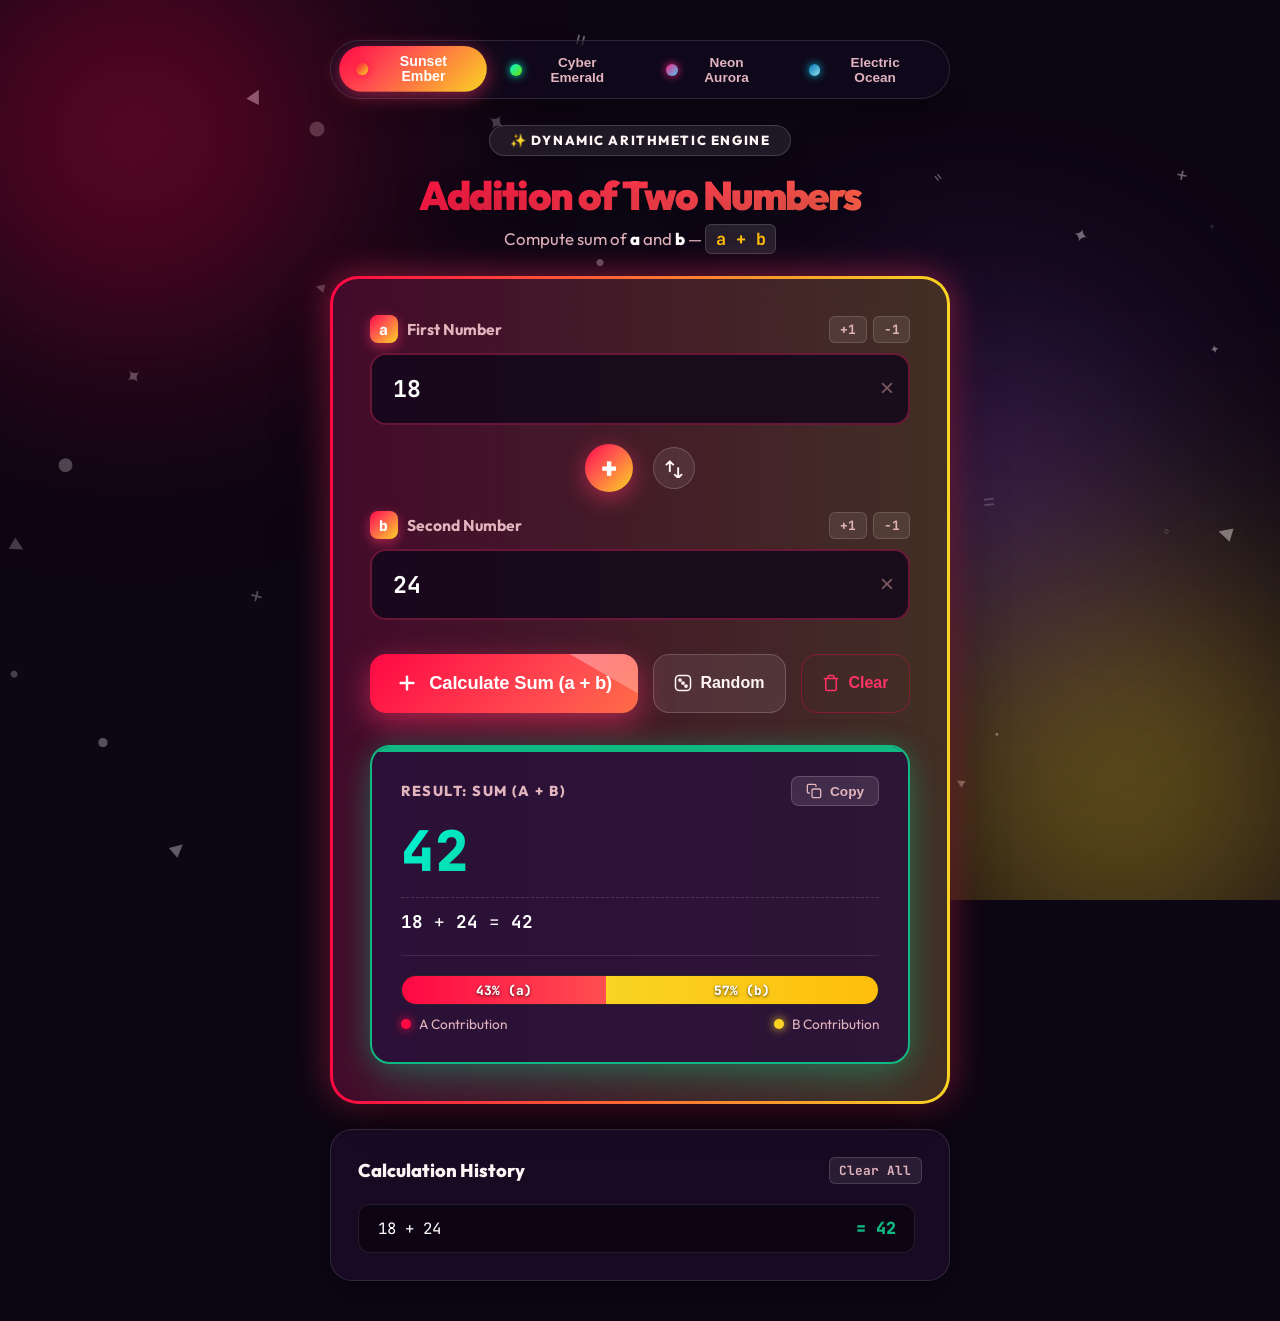
<file: copyofMonday/index.html>
<!DOCTYPE html>
<html lang="en" data-theme="sunset">
<head>
    <meta charset="UTF-8">
    <meta name="viewport" content="width=device-width, initial-scale=1.0">
    <title>Sum Calculator | A + B Addition (Animated & Dynamic Themes)</title>
    <meta name="description" content="Vibrant animated addition calculator with real-time themes, particle effects, and interactive animations.">
    <!-- Google Fonts -->
    <link rel="preconnect" href="https://fonts.googleapis.com">
    <link rel="preconnect" href="https://fonts.gstatic.com" crossorigin>
    <link href="https://fonts.googleapis.com/css2?family=Outfit:wght@400;500;600;700;800;900&family=JetBrains+Mono:wght@400;500;600;700;800&display=swap" rel="stylesheet">
    <link rel="stylesheet" href="style.css?v=3">

    <style>
        /* ==========================================================================
           Direct Inlined CSS to bypass any browser cache immediately!
           ========================================================================== */
        *, *::before, *::after {
            box-sizing: border-box;
            margin: 0;
            padding: 0;
        }

        /* --- THEME 1: SUNSET EMBER (Default - Bold Red/Orange/Gold Gradient) --- */
        :root, [data-theme="sunset"] {
            --bg-color: #0d0614;
            --bg-card: rgba(26, 12, 38, 0.82);
            --bg-elevated: rgba(40, 18, 58, 0.88);
            --gradient-accent: linear-gradient(135deg, #ff0844 0%, #ff4e50 35%, #f9d423 100%);
            --gradient-border: linear-gradient(90deg, #ff0844, #f9d423, #ff4e50, #ff0844);
            --primary-color: #ff3366;
            --primary-glow: rgba(255, 51, 102, 0.55);
            --accent-gold: #ffbe0b;
            --accent-cyan: #00f5d4;
            --accent-success: #10b981;
            --text-main: #fff5f5;
            --text-sub: #e2b4bd;
            --text-dim: #9c7178;
            --input-bg: rgba(18, 8, 28, 0.85);
            --input-border: rgba(255, 51, 102, 0.35);
            --input-focus: #ff3366;
            --orb-1: radial-gradient(circle, #ff0844 0%, rgba(255, 8, 68, 0) 70%);
            --orb-2: radial-gradient(circle, #f9d423 0%, rgba(249, 212, 35, 0) 70%);
            --orb-3: radial-gradient(circle, #9d4edd 0%, rgba(157, 78, 221, 0) 70%);
        }

        /* --- THEME 2: CYBER MATRIX EMERALD (Vibrant Green & Mint) --- */
        [data-theme="emerald"] {
            --bg-color: #03140e;
            --bg-card: rgba(6, 32, 22, 0.82);
            --bg-elevated: rgba(10, 48, 34, 0.88);
            --gradient-accent: linear-gradient(135deg, #00f5d4 0%, #10b981 50%, #70e000 100%);
            --gradient-border: linear-gradient(90deg, #00f5d4, #70e000, #10b981, #00f5d4);
            --primary-color: #00f5d4;
            --primary-glow: rgba(0, 245, 212, 0.55);
            --accent-gold: #70e000;
            --accent-cyan: #00b4d8;
            --accent-success: #00f5d4;
            --text-main: #f0fdf4;
            --text-sub: #86efac;
            --text-dim: #4ade80;
            --input-bg: rgba(4, 22, 16, 0.85);
            --input-border: rgba(0, 245, 212, 0.35);
            --input-focus: #00f5d4;
            --orb-1: radial-gradient(circle, #10b981 0%, rgba(16, 185, 129, 0) 70%);
            --orb-2: radial-gradient(circle, #00f5d4 0%, rgba(0, 245, 212, 0) 70%);
            --orb-3: radial-gradient(circle, #70e000 0%, rgba(112, 224, 0, 0) 70%);
        }

        /* --- THEME 3: NEON AURORA (Hot Pink, Purple & Cyan) --- */
        [data-theme="aurora"] {
            --bg-color: #090616;
            --bg-card: rgba(22, 14, 46, 0.82);
            --bg-elevated: rgba(34, 20, 70, 0.88);
            --gradient-accent: linear-gradient(135deg, #f72585 0%, #7209b7 50%, #4cc9f0 100%);
            --gradient-border: linear-gradient(90deg, #f72585, #4cc9f0, #7209b7, #f72585);
            --primary-color: #f72585;
            --primary-glow: rgba(247, 37, 133, 0.55);
            --accent-gold: #fee440;
            --accent-cyan: #4cc9f0;
            --accent-success: #06d6a0;
            --text-main: #ffffff;
            --text-sub: #d8b4e2;
            --text-dim: #9b72aa;
            --input-bg: rgba(14, 8, 32, 0.85);
            --input-border: rgba(247, 37, 133, 0.35);
            --input-focus: #f72585;
            --orb-1: radial-gradient(circle, #f72585 0%, rgba(247, 37, 133, 0) 70%);
            --orb-2: radial-gradient(circle, #7209b7 0%, rgba(114, 9, 183, 0) 70%);
            --orb-3: radial-gradient(circle, #4cc9f0 0%, rgba(76, 201, 240, 0) 70%);
        }

        /* --- THEME 4: ELECTRIC OCEAN (Deep Cobalt & Sky Blue) --- */
        [data-theme="ocean"] {
            --bg-color: #030b1e;
            --bg-card: rgba(8, 24, 56, 0.82);
            --bg-elevated: rgba(14, 38, 86, 0.88);
            --gradient-accent: linear-gradient(135deg, #0077b6 0%, #00b4d8 50%, #90e0ef 100%);
            --gradient-border: linear-gradient(90deg, #0077b6, #90e0ef, #00b4d8, #0077b6);
            --primary-color: #00b4d8;
            --primary-glow: rgba(0, 180, 216, 0.55);
            --accent-gold: #ffd166;
            --accent-cyan: #90e0ef;
            --accent-success: #06d6a0;
            --text-main: #f0f9ff;
            --text-sub: #bae6fd;
            --text-dim: #60a5fa;
            --input-bg: rgba(4, 16, 42, 0.85);
            --input-border: rgba(0, 180, 216, 0.35);
            --input-focus: #00b4d8;
            --orb-1: radial-gradient(circle, #0077b6 0%, rgba(0, 119, 182, 0) 70%);
            --orb-2: radial-gradient(circle, #00b4d8 0%, rgba(0, 180, 216, 0) 70%);
            --orb-3: radial-gradient(circle, #48cae4 0%, rgba(72, 202, 228, 0) 70%);
        }

        body {
            min-height: 100vh;
            background-color: var(--bg-color);
            color: var(--text-main);
            font-family: 'Outfit', sans-serif;
            display: flex;
            justify-content: center;
            align-items: center;
            padding: 2.5rem 1rem;
            position: relative;
            overflow-x: hidden;
            transition: background-color 0.5s ease;
        }

        #particleCanvas {
            position: fixed;
            top: 0;
            left: 0;
            width: 100vw;
            height: 100vh;
            pointer-events: none;
            z-index: 0;
        }

        /* Ambient Glow Spheres */
        .background-glow {
            position: fixed;
            top: 0;
            left: 0;
            width: 100vw;
            height: 100vh;
            pointer-events: none;
            z-index: 0;
            overflow: hidden;
        }

        .glow-orb {
            position: absolute;
            border-radius: 50%;
            filter: blur(120px);
            opacity: 0.6;
            animation: orbFloat 16s ease-in-out infinite alternate;
            transition: background 0.8s ease;
        }

        .orb-1 { width: 550px; height: 550px; background: var(--orb-1); top: -140px; left: -140px; }
        .orb-2 { width: 600px; height: 600px; background: var(--orb-2); bottom: -180px; right: -140px; animation-delay: -5s; }
        .orb-3 { width: 420px; height: 420px; background: var(--orb-3); top: 30%; left: 60%; animation-delay: -10s; }

        @keyframes orbFloat {
            0% { transform: translate(0, 0) scale(1) rotate(0deg); }
            50% { transform: translate(70px, 50px) scale(1.15) rotate(90deg); }
            100% { transform: translate(-50px, 80px) scale(0.92) rotate(180deg); }
        }

        .calculator-container {
            width: 100%;
            max-width: 620px;
            position: relative;
            z-index: 2;
            display: flex;
            flex-direction: column;
            gap: 1.6rem;
            animation: containerEntrance 0.8s cubic-bezier(0.16, 1, 0.3, 1) forwards;
        }

        @keyframes containerEntrance {
            from { opacity: 0; transform: translateY(30px) scale(0.97); }
            to { opacity: 1; transform: translateY(0) scale(1); }
        }

        /* Theme Selector Bar */
        .theme-selector-bar {
            display: flex;
            justify-content: center;
            align-items: center;
            gap: 0.6rem;
            background: rgba(18, 10, 30, 0.7);
            backdrop-filter: blur(16px);
            -webkit-backdrop-filter: blur(16px);
            border: 1.5px solid rgba(255, 255, 255, 0.12);
            border-radius: 999px;
            padding: 0.4rem 0.7rem;
            margin: 0 auto;
            width: fit-content;
            box-shadow: 0 10px 25px -5px rgba(0, 0, 0, 0.5);
        }

        .theme-btn {
            border: none;
            background: transparent;
            color: var(--text-sub);
            font-size: 0.85rem;
            font-weight: 700;
            padding: 0.45rem 1rem;
            border-radius: 999px;
            cursor: pointer;
            display: flex;
            align-items: center;
            gap: 0.5rem;
            transition: all 0.25s cubic-bezier(0.4, 0, 0.2, 1);
        }

        .theme-color-dot {
            width: 12px;
            height: 12px;
            border-radius: 50%;
            display: inline-block;
            box-shadow: 0 0 8px currentColor;
        }

        .dot-sunset { background: linear-gradient(135deg, #ff0844, #f9d423); color: #ff0844; }
        .dot-emerald { background: linear-gradient(135deg, #00f5d4, #70e000); color: #00f5d4; }
        .dot-aurora { background: linear-gradient(135deg, #f72585, #4cc9f0); color: #f72585; }
        .dot-ocean { background: linear-gradient(135deg, #0077b6, #90e0ef); color: #00b4d8; }

        .theme-btn:hover {
            color: #fff;
            transform: translateY(-2px);
        }

        .theme-btn.active {
            background: var(--gradient-accent);
            color: #ffffff;
            box-shadow: 0 4px 18px var(--primary-glow);
            transform: scale(1.04);
        }

        /* Header */
        .calculator-header {
            text-align: center;
        }

        .badge {
            display: inline-flex;
            align-items: center;
            gap: 0.4rem;
            padding: 0.4rem 1.25rem;
            font-size: 0.82rem;
            font-weight: 800;
            letter-spacing: 0.12em;
            text-transform: uppercase;
            background: rgba(255, 255, 255, 0.08);
            border: 1.5px solid rgba(255, 255, 255, 0.16);
            color: var(--text-main);
            border-radius: 999px;
            margin-bottom: 0.9rem;
            box-shadow: 0 4px 15px rgba(0, 0, 0, 0.3);
            animation: pulseBadge 3s infinite ease-in-out;
        }

        @keyframes pulseBadge {
            0%, 100% { border-color: rgba(255, 255, 255, 0.2); box-shadow: 0 0 10px transparent; }
            50% { border-color: var(--primary-color); box-shadow: 0 0 20px var(--primary-glow); }
        }

        .title {
            font-size: 2.5rem;
            font-weight: 900;
            letter-spacing: -0.04em;
            background: var(--gradient-accent);
            background-size: 200% auto;
            -webkit-background-clip: text;
            -webkit-text-fill-color: transparent;
            margin-bottom: 0.5rem;
            animation: textShine 5s linear infinite alternate;
        }

        @keyframes textShine {
            0% { background-position: 0% 50%; }
            100% { background-position: 100% 50%; }
        }

        .subtitle {
            color: var(--text-sub);
            font-size: 1.05rem;
        }

        .subtitle .highlight {
            color: #ffffff;
            font-weight: 800;
        }

        .subtitle .formula {
            font-family: 'JetBrains Mono', monospace;
            color: var(--accent-gold);
            background: rgba(255, 255, 255, 0.1);
            padding: 0.2rem 0.6rem;
            border-radius: 6px;
            border: 1px solid rgba(255, 255, 255, 0.15);
            font-weight: 700;
        }

        /* Animated Glowing Border Card */
        .card-wrapper-animated {
            position: relative;
            border-radius: 28px;
            padding: 3px;
            background: var(--gradient-border);
            background-size: 300% 300%;
            animation: flowRainbowBorder 6s ease infinite;
            box-shadow: 0 25px 60px -10px rgba(0, 0, 0, 0.7), 0 0 35px var(--primary-glow);
        }

        @keyframes flowRainbowBorder {
            0% { background-position: 0% 50%; }
            50% { background-position: 100% 50%; }
            100% { background-position: 0% 50%; }
        }

        .card {
            background: var(--bg-card);
            backdrop-filter: blur(28px);
            -webkit-backdrop-filter: blur(28px);
            border-radius: 25px;
            padding: 2.3rem;
            position: relative;
            overflow: hidden;
        }

        /* Inputs Grid */
        .inputs-grid {
            display: flex;
            flex-direction: column;
            gap: 1.4rem;
        }

        .input-group {
            display: flex;
            flex-direction: column;
            gap: 0.6rem;
        }

        .input-label-row {
            display: flex;
            justify-content: space-between;
            align-items: center;
        }

        .input-label {
            font-size: 0.98rem;
            font-weight: 700;
            color: var(--text-sub);
            display: flex;
            align-items: center;
            gap: 0.6rem;
        }

        .var-badge {
            display: inline-flex;
            align-items: center;
            justify-content: center;
            width: 28px;
            height: 28px;
            border-radius: 8px;
            background: var(--gradient-accent);
            font-family: 'JetBrains Mono', monospace;
            font-weight: 900;
            font-size: 0.92rem;
            color: #ffffff;
            box-shadow: 0 4px 12px var(--primary-glow);
            animation: bounceVar 3s ease-in-out infinite alternate;
        }

        .var-badge-b {
            animation-delay: -1.5s;
        }

        @keyframes bounceVar {
            0% { transform: translateY(0); }
            100% { transform: translateY(-4px); }
        }

        .quick-actions {
            display: flex;
            gap: 0.4rem;
        }

        .btn-micro {
            background: rgba(255, 255, 255, 0.08);
            border: 1px solid rgba(255, 255, 255, 0.15);
            color: var(--text-sub);
            font-size: 0.8rem;
            padding: 0.25rem 0.6rem;
            border-radius: 6px;
            cursor: pointer;
            font-family: 'JetBrains Mono', monospace;
            font-weight: 700;
            transition: all 0.2s cubic-bezier(0.4, 0, 0.2, 1);
        }

        .btn-micro:hover {
            background: var(--primary-color);
            color: #000;
            border-color: var(--primary-color);
            transform: scale(1.12);
        }

        /* Inputs */
        .input-wrapper {
            position: relative;
            display: flex;
            align-items: center;
        }

        .input-wrapper input {
            width: 100%;
            padding: 1.15rem 3rem 1.15rem 1.35rem;
            background: var(--input-bg);
            border: 2px solid var(--input-border);
            border-radius: 16px;
            color: #ffffff;
            font-size: 1.45rem;
            font-family: 'JetBrains Mono', monospace;
            font-weight: 700;
            outline: none;
            transition: all 0.3s cubic-bezier(0.16, 1, 0.3, 1);
        }

        .input-wrapper input::placeholder {
            color: rgba(255, 255, 255, 0.25);
            font-size: 1.05rem;
            font-family: 'Outfit', sans-serif;
            font-weight: 400;
        }

        .input-wrapper input:focus {
            border-color: var(--input-focus);
            background: rgba(12, 6, 20, 0.95);
            box-shadow: 0 0 0 4px var(--primary-glow), 0 0 30px var(--primary-glow);
            transform: translateY(-2px);
        }

        .btn-clear-input {
            position: absolute;
            right: 1rem;
            background: none;
            border: none;
            color: var(--text-dim);
            font-size: 1.55rem;
            line-height: 1;
            cursor: pointer;
            opacity: 0;
            pointer-events: none;
            transition: all 0.2s ease;
        }

        .input-wrapper input:not(:placeholder-shown) + .btn-clear-input {
            opacity: 0.75;
            pointer-events: auto;
        }

        .btn-clear-input:hover {
            color: #ff0844;
            opacity: 1;
            transform: scale(1.25) rotate(90deg);
        }

        /* Divider */
        .operator-divider {
            display: flex;
            align-items: center;
            justify-content: center;
            gap: 1.3rem;
            position: relative;
            margin: -0.2rem 0;
        }

        .operator-symbol {
            width: 48px;
            height: 48px;
            display: flex;
            align-items: center;
            justify-content: center;
            border-radius: 50%;
            background: var(--gradient-accent);
            color: #ffffff;
            font-size: 1.75rem;
            font-weight: 900;
            box-shadow: 0 6px 22px var(--primary-glow);
            cursor: pointer;
            transition: all 0.35s cubic-bezier(0.175, 0.885, 0.32, 1.275);
            animation: pulseOperatorGlow 3s infinite ease-in-out;
        }

        @keyframes pulseOperatorGlow {
            0%, 100% { transform: scale(1); box-shadow: 0 4px 18px var(--primary-glow); }
            50% { transform: scale(1.12); box-shadow: 0 8px 30px var(--primary-glow); }
        }

        .operator-symbol:hover {
            transform: scale(1.2) rotate(90deg);
        }

        .btn-swap {
            background: rgba(255, 255, 255, 0.08);
            border: 1.5px solid rgba(255, 255, 255, 0.18);
            color: var(--text-main);
            width: 42px;
            height: 42px;
            border-radius: 50%;
            display: flex;
            align-items: center;
            justify-content: center;
            cursor: pointer;
            transition: all 0.35s cubic-bezier(0.34, 1.56, 0.64, 1);
        }

        .btn-swap:hover {
            background: var(--gradient-accent);
            color: #fff;
            transform: scale(1.18) rotate(180deg);
            box-shadow: 0 6px 20px var(--primary-glow);
        }

        /* Controls */
        .controls-row {
            display: flex;
            gap: 0.9rem;
            margin-top: 0.7rem;
        }

        .btn-primary {
            flex: 1.4;
            display: flex;
            align-items: center;
            justify-content: center;
            gap: 0.7rem;
            padding: 1.15rem 1.6rem;
            background: var(--gradient-accent);
            background-size: 200% 200%;
            border: none;
            border-radius: 16px;
            color: #ffffff;
            font-size: 1.15rem;
            font-weight: 800;
            letter-spacing: -0.01em;
            cursor: pointer;
            box-shadow: 0 10px 30px var(--primary-glow);
            transition: all 0.35s cubic-bezier(0.16, 1, 0.3, 1);
            position: relative;
            overflow: hidden;
        }

        .btn-primary::after {
            content: '';
            position: absolute;
            top: -50%;
            left: -50%;
            width: 200%;
            height: 200%;
            background: linear-gradient(60deg, transparent, rgba(255, 255, 255, 0.35), transparent);
            transform: rotate(30deg) translateY(-100%);
            transition: transform 0.6s ease;
        }

        .btn-primary:hover::after {
            transform: rotate(30deg) translateY(100%);
        }

        .btn-primary:hover {
            transform: translateY(-3px) scale(1.02);
            box-shadow: 0 16px 40px var(--primary-glow);
            filter: brightness(1.12);
        }

        .btn-primary:active {
            transform: translateY(0) scale(0.98);
        }

        .btn-secondary, .btn-ghost {
            display: flex;
            align-items: center;
            justify-content: center;
            gap: 0.5rem;
            padding: 1.15rem 1.3rem;
            border-radius: 16px;
            font-size: 1rem;
            font-weight: 700;
            cursor: pointer;
            transition: all 0.25s cubic-bezier(0.4, 0, 0.2, 1);
        }

        .btn-secondary {
            background: rgba(255, 255, 255, 0.08);
            border: 1.5px solid rgba(255, 255, 255, 0.18);
            color: var(--text-main);
        }

        .btn-secondary:hover {
            background: rgba(255, 255, 255, 0.16);
            border-color: #fff;
            transform: translateY(-2px);
            box-shadow: 0 8px 20px rgba(0, 0, 0, 0.4);
        }

        .btn-ghost {
            background: transparent;
            border: 1.5px solid rgba(255, 8, 68, 0.35);
            color: #ff3366;
        }

        .btn-ghost:hover {
            background: rgba(255, 8, 68, 0.18);
            border-color: #ff3366;
            transform: translateY(-2px);
            box-shadow: 0 8px 20px rgba(255, 8, 68, 0.3);
        }

        /* Result Section */
        .result-section {
            margin-top: 2rem;
        }

        .result-box {
            background: var(--bg-elevated);
            border: 2px solid rgba(255, 255, 255, 0.12);
            border-radius: 20px;
            padding: 1.8rem;
            position: relative;
            box-shadow: 0 15px 35px -5px rgba(0, 0, 0, 0.6);
            transition: all 0.4s cubic-bezier(0.16, 1, 0.3, 1);
            overflow: hidden;
        }

        .result-box::before {
            content: '';
            position: absolute;
            top: 0;
            left: 0;
            width: 100%;
            height: 5px;
            background: var(--gradient-accent);
            opacity: 0.7;
        }

        .result-box.has-result {
            border-color: var(--accent-success);
            box-shadow: 0 18px 45px -5px rgba(16, 185, 129, 0.35), 0 0 25px rgba(16, 185, 129, 0.25);
        }

        .result-box.has-result::before {
            background: var(--accent-success);
            opacity: 1;
        }

        .result-header {
            display: flex;
            justify-content: space-between;
            align-items: center;
            margin-bottom: 0.9rem;
        }

        .result-label {
            font-size: 0.9rem;
            font-weight: 800;
            text-transform: uppercase;
            letter-spacing: 0.1em;
            color: var(--text-sub);
        }

        .btn-copy {
            display: flex;
            align-items: center;
            gap: 0.5rem;
            background: rgba(255, 255, 255, 0.1);
            border: 1px solid rgba(255, 255, 255, 0.18);
            color: var(--text-sub);
            padding: 0.4rem 0.9rem;
            border-radius: 8px;
            font-size: 0.85rem;
            font-weight: 700;
            cursor: pointer;
            transition: all 0.2s ease;
        }

        .btn-copy:hover {
            background: var(--gradient-accent);
            border-color: transparent;
            color: #fff;
            transform: scale(1.06);
        }

        .result-value-row {
            margin-bottom: 0.9rem;
        }

        .result-value {
            font-size: 3.5rem;
            font-weight: 900;
            font-family: 'JetBrains Mono', monospace;
            background: var(--gradient-accent);
            -webkit-background-clip: text;
            -webkit-text-fill-color: transparent;
            line-height: 1.1;
            word-break: break-all;
            display: block;
            transition: transform 0.25s cubic-bezier(0.175, 0.885, 0.32, 1.275);
        }

        .result-box.has-result .result-value {
            background: linear-gradient(135deg, #00f5d4 0%, #10b981 50%, #f9d423 100%);
            -webkit-background-clip: text;
            -webkit-text-fill-color: transparent;
        }

        .result-value.pulse-animation {
            animation: bounceBlast 0.5s cubic-bezier(0.175, 0.885, 0.32, 1.275);
        }

        @keyframes bounceBlast {
            0% { transform: scale(0.8); opacity: 0.4; }
            50% { transform: scale(1.15); }
            100% { transform: scale(1); opacity: 1; }
        }

        .formula-breakdown {
            font-family: 'JetBrains Mono', monospace;
            font-size: 1.1rem;
            color: var(--text-dim);
            padding-top: 0.75rem;
            border-top: 1px dashed rgba(255, 255, 255, 0.15);
        }

        .formula-breakdown.highlighted {
            color: #ffffff;
        }

        /* Visualizer */
        .visualizer-container {
            margin-top: 1.4rem;
            padding-top: 1.2rem;
            border-top: 1px solid rgba(255, 255, 255, 0.1);
        }

        .visualizer-bar {
            height: 30px;
            width: 100%;
            background: rgba(0, 0, 0, 0.7);
            border-radius: 999px;
            overflow: hidden;
            display: flex;
            box-shadow: inset 0 2px 6px rgba(0, 0, 0, 0.6);
            border: 1px solid rgba(255, 255, 255, 0.12);
        }

        .bar-segment {
            height: 100%;
            display: flex;
            align-items: center;
            justify-content: center;
            transition: width 0.6s cubic-bezier(0.34, 1.56, 0.64, 1);
            position: relative;
            overflow: hidden;
        }

        .bar-a { background: linear-gradient(90deg, #ff0844, #ff4e50); }
        .bar-b { background: linear-gradient(90deg, #f9d423, #ffbe0b); }

        .bar-text {
            font-size: 0.8rem;
            font-family: 'JetBrains Mono', monospace;
            font-weight: 800;
            color: #ffffff;
            white-space: nowrap;
            padding: 0 0.5rem;
            text-shadow: 0 1px 3px rgba(0, 0, 0, 0.7);
        }

        .visualizer-legend {
            display: flex;
            justify-content: space-between;
            margin-top: 0.6rem;
            font-size: 0.85rem;
            color: var(--text-sub);
        }

        .legend-item {
            display: flex;
            align-items: center;
            gap: 0.5rem;
        }

        .legend-dot {
            width: 10px;
            height: 10px;
            border-radius: 50%;
        }

        .dot-a { background: #ff0844; box-shadow: 0 0 10px #ff0844; }
        .dot-b { background: #f9d423; box-shadow: 0 0 10px #f9d423; }

        /* History Card */
        .history-card {
            background: var(--bg-card);
            backdrop-filter: blur(24px);
            -webkit-backdrop-filter: blur(24px);
            border: 1.5px solid rgba(255, 255, 255, 0.12);
            border-radius: 22px;
            padding: 1.7rem;
            box-shadow: 0 15px 35px -10px rgba(0, 0, 0, 0.6);
        }

        .history-header {
            display: flex;
            justify-content: space-between;
            align-items: center;
            margin-bottom: 1.2rem;
        }

        .history-header h2 {
            font-size: 1.15rem;
            font-weight: 800;
            color: var(--text-main);
        }

        .history-list {
            list-style: none;
            display: flex;
            flex-direction: column;
            gap: 0.7rem;
            max-height: 220px;
            overflow-y: auto;
            padding-right: 0.4rem;
        }

        .history-list::-webkit-scrollbar {
            width: 6px;
        }

        .history-list::-webkit-scrollbar-thumb {
            background: rgba(255, 255, 255, 0.2);
            border-radius: 10px;
        }

        .history-item {
            display: flex;
            justify-content: space-between;
            align-items: center;
            padding: 0.8rem 1.15rem;
            background: rgba(0, 0, 0, 0.4);
            border: 1px solid rgba(255, 255, 255, 0.09);
            border-radius: 12px;
            cursor: pointer;
            transition: all 0.25s cubic-bezier(0.4, 0, 0.2, 1);
        }

        .history-item:hover {
            background: rgba(255, 255, 255, 0.1);
            border-color: var(--primary-color);
            transform: translateX(6px);
            box-shadow: 0 4px 15px var(--primary-glow);
        }

        .history-expr {
            font-family: 'JetBrains Mono', monospace;
            font-size: 0.98rem;
            color: #ffffff;
        }

        .history-result {
            font-family: 'JetBrains Mono', monospace;
            font-size: 1.05rem;
            font-weight: 800;
            color: var(--accent-success);
        }

        .history-empty {
            text-align: center;
            color: var(--text-dim);
            font-size: 0.95rem;
            padding: 1.7rem 0;
        }

        /* Toast */
        .toast {
            position: fixed;
            bottom: 2.5rem;
            left: 50%;
            transform: translateX(-50%) translateY(120px);
            background: var(--gradient-accent);
            color: #ffffff;
            padding: 0.8rem 1.8rem;
            border-radius: 999px;
            font-size: 0.95rem;
            font-weight: 800;
            box-shadow: 0 12px 35px var(--primary-glow);
            opacity: 0;
            transition: all 0.35s cubic-bezier(0.16, 1, 0.3, 1);
            z-index: 1000;
            pointer-events: none;
        }

        .toast.show {
            transform: translateX(-50%) translateY(0);
            opacity: 1;
        }

        @media (max-width: 540px) {
            body { padding: 1.5rem 0.8rem; }
            .card { padding: 1.5rem; }
            .title { font-size: 2rem; }
            .theme-selector-bar { flex-wrap: wrap; }
            .controls-row { flex-wrap: wrap; }
            .btn-primary { width: 100%; order: 1; }
            .btn-secondary { flex: 1; order: 2; }
            .btn-ghost { flex: 1; order: 3; }
            .result-value { font-size: 2.6rem; }
        }
    </style>
</head>
<body>
    <!-- Interactive Background Particle Canvas -->
    <canvas id="particleCanvas"></canvas>

    <!-- Animated Ambient Lighting Orbs -->
    <div class="background-glow">
        <div class="glow-orb orb-1"></div>
        <div class="glow-orb orb-2"></div>
        <div class="glow-orb orb-3"></div>
    </div>

    <main class="calculator-container">
        <!-- Interactive Theme Selector Bar -->
        <nav class="theme-selector-bar" aria-label="Color Theme Selection">
            <button type="button" class="theme-btn active" data-set-theme="sunset">
                <span class="theme-color-dot dot-sunset"></span> Sunset Ember
            </button>
            <button type="button" class="theme-btn" data-set-theme="emerald">
                <span class="theme-color-dot dot-emerald"></span> Cyber Emerald
            </button>
            <button type="button" class="theme-btn" data-set-theme="aurora">
                <span class="theme-color-dot dot-aurora"></span> Neon Aurora
            </button>
            <button type="button" class="theme-btn" data-set-theme="ocean">
                <span class="theme-color-dot dot-ocean"></span> Electric Ocean
            </button>
        </nav>

        <header class="calculator-header">
            <div class="badge">✨ Dynamic Arithmetic Engine</div>
            <h1 class="title">Addition of Two Numbers</h1>
            <p class="subtitle">Compute sum of <span class="highlight">a</span> and <span class="highlight">b</span> &mdash; <span class="formula">a + b</span></p>
        </header>

        <!-- Animated Rainbow / Gradient Border Container -->
        <div class="card-wrapper-animated">
            <section class="card calculator-card">
                <form id="additionForm" class="inputs-grid" onsubmit="event.preventDefault();">
                    <!-- Input A -->
                    <div class="input-group" id="groupA">
                        <div class="input-label-row">
                            <label for="numA" class="input-label">
                                <span class="var-badge">a</span> First Number
                            </label>
                            <span class="quick-actions">
                                <button type="button" class="btn-micro" onclick="adjustValue('numA', 1)" title="Add 1">+1</button>
                                <button type="button" class="btn-micro" onclick="adjustValue('numA', -1)" title="Subtract 1">-1</button>
                            </span>
                        </div>
                        <div class="input-wrapper">
                            <input 
                                type="number" 
                                id="numA" 
                                name="numA" 
                                placeholder="Enter number a (e.g. 15)" 
                                step="any"
                                required
                                autocomplete="off"
                            >
                            <button type="button" class="btn-clear-input" onclick="clearSingleInput('numA')" aria-label="Clear a">&times;</button>
                        </div>
                    </div>

                    <!-- Operator Badge & Swap Button -->
                    <div class="operator-divider">
                        <span class="operator-symbol" id="operatorBtn" title="Click to calculate">+</span >
                        <button type="button" class="btn-swap" id="btnSwap" title="Swap values of A and B" aria-label="Swap A and B">
                            <svg width="20" height="20" viewBox="0 0 24 24" fill="none" stroke="currentColor" stroke-width="2.3" stroke-linecap="round" stroke-linejoin="round">
                                <path d="M7 16V4m0 0L3 8m4-4l4 4m6 4v12m0 0l4-4m-4 4l-4-4"/>
                            </svg>
                        </button>
                    </div>

                    <!-- Input B -->
                    <div class="input-group" id="groupB">
                        <div class="input-label-row">
                            <label for="numB" class="input-label">
                                <span class="var-badge var-badge-b">b</span> Second Number
                            </label>
                            <span class="quick-actions">
                                <button type="button" class="btn-micro" onclick="adjustValue('numB', 1)" title="Add 1">+1</button>
                                <button type="button" class="btn-micro" onclick="adjustValue('numB', -1)" title="Subtract 1">-1</button>
                            </span>
                        </div>
                        <div class="input-wrapper">
                            <input 
                                type="number" 
                                id="numB" 
                                name="numB" 
                                placeholder="Enter number b (e.g. 25)" 
                                step="any"
                                required
                                autocomplete="off"
                            >
                            <button type="button" class="btn-clear-input" onclick="clearSingleInput('numB')" aria-label="Clear b">&times;</button>
                        </div>
                    </div>

                    <!-- Action Controls -->
                    <div class="controls-row">
                        <button type="button" class="btn-primary" id="btnCalculate">
                            <svg width="22" height="22" viewBox="0 0 24 24" fill="none" stroke="currentColor" stroke-width="2.6" stroke-linecap="round" stroke-linejoin="round">
                                <line x1="12" y1="5" x2="12" y2="19"></line>
                                <line x1="5" y1="12" x2="19" y2="12"></line>
                            </svg>
                            <span>Calculate Sum (a + b)</span>
                        </button>
                        <button type="button" class="btn-secondary" id="btnRandom" title="Generate Random Numbers">
                            <svg width="18" height="18" viewBox="0 0 24 24" fill="none" stroke="currentColor" stroke-width="2" stroke-linecap="round" stroke-linejoin="round">
                                <rect x="2" y="2" width="20" height="20" rx="5" ry="5"></rect>
                                <circle cx="8" cy="8" r="1.5" fill="currentColor"></circle>
                                <circle cx="16" cy="16" r="1.5" fill="currentColor"></circle>
                                <circle cx="12" cy="12" r="1.5" fill="currentColor"></circle>
                            </svg>
                            <span>Random</span>
                        </button>
                        <button type="button" class="btn-ghost" id="btnClear" title="Clear all inputs">
                            <svg width="18" height="18" viewBox="0 0 24 24" fill="none" stroke="currentColor" stroke-width="2" stroke-linecap="round" stroke-linejoin="round">
                                <path d="M3 6h18m-2 0v14c0 1-1 2-2 2H7c-1 0-2-1-2-2V6m3 0V4c0-1 1-2 2-2h4c1 0 2 1 2 2v2"></path>
                            </svg>
                            <span>Clear</span>
                        </button>
                    </div>
                </form>

                <!-- Result Box -->
                <div class="result-section" id="resultSection">
                    <div class="result-box" id="resultBox">
                        <div class="result-header">
                            <span class="result-label">Result: Sum (a + b)</span>
                            <button type="button" class="btn-copy" id="btnCopy" title="Copy result to clipboard">
                                <svg width="16" height="16" viewBox="0 0 24 24" fill="none" stroke="currentColor" stroke-width="2" stroke-linecap="round" stroke-linejoin="round">
                                    <rect x="9" y="9" width="13" height="13" rx="2" ry="2"></rect>
                                    <path d="M5 15H4a2 2 0 0 1-2-2V4a2 2 0 0 1 2-2h9a2 2 0 0 1 2 2v1"></path>
                                </svg>
                                <span id="copyText">Copy</span>
                            </button>
                        </div>
                        <div class="result-value-row">
                            <span class="result-value" id="resultValue">--</span>
                        </div>
                        <div class="formula-breakdown" id="formulaBreakdown">
                            <span id="formulaText">Enter values above and click Calculate</span>
                        </div>
                        
                        <!-- Proportion Visualizer -->
                        <div class="visualizer-container" id="visualizer" style="display: none;">
                            <div class="visualizer-bar">
                                <div class="bar-segment bar-a" id="barA" style="width: 50%;">
                                    <span class="bar-text" id="barAText">a</span>
                                </div>
                                <div class="bar-segment bar-b" id="barB" style="width: 50%;">
                                    <span class="bar-text" id="barBText">b</span>
                                </div>
                            </div>
                            <div class="visualizer-legend">
                                <span class="legend-item"><span class="legend-dot dot-a"></span> A Contribution</span>
                                <span class="legend-item"><span class="legend-dot dot-b"></span> B Contribution</span>
                            </div>
                        </div>
                    </div>
                </div>

                <!-- Toast notification -->
                <div class="toast" id="toast">Copied to clipboard!</div>
            </section>
        </div>

        <!-- Calculation History -->
        <section class="history-card" id="historyCard">
            <div class="history-header">
                <h2>Calculation History</h2>
                <button type="button" class="btn-micro" id="btnClearHistory">Clear All</button>
            </div>
            <ul class="history-list" id="historyList">
                <li class="history-empty">No calculations yet. Enter numbers above!</li>
            </ul>
        </section>
    </main>

    <script src="script.js?v=3"></script>
    <script>
        // Inline self-contained execution logic to guarantee instant response
        document.addEventListener('DOMContentLoaded', () => {
            const numAInput = document.getElementById('numA');
            const numBInput = document.getElementById('numB');
            const btnCalculate = document.getElementById('btnCalculate');
            const btnRandom = document.getElementById('btnRandom');
            const btnClear = document.getElementById('btnClear');
            const btnSwap = document.getElementById('btnSwap');
            const btnCopy = document.getElementById('btnCopy');
            const btnClearHistory = document.getElementById('btnClearHistory');
            const operatorBtn = document.getElementById('operatorBtn');
            const resultBox = document.getElementById('resultBox');
            const resultValue = document.getElementById('resultValue');
            const formulaText = document.getElementById('formulaText');
            const formulaBreakdown = document.getElementById('formulaBreakdown');
            const visualizer = document.getElementById('visualizer');
            const barA = document.getElementById('barA');
            const barB = document.getElementById('barB');
            const barAText = document.getElementById('barAText');
            const barBText = document.getElementById('barBText');
            const historyList = document.getElementById('historyList');
            const toast = document.getElementById('toast');
            const themeButtons = document.querySelectorAll('.theme-btn');

            let history = [];
            let currentAnimFrame = null;

            // 1. Theme Switcher
            function applyTheme(theme) {
                document.documentElement.setAttribute('data-theme', theme);
                localStorage.setItem('sumCalcTheme', theme);
                themeButtons.forEach(btn => {
                    if (btn.getAttribute('data-set-theme') === theme) {
                        btn.classList.add('active');
                    } else {
                        btn.classList.remove('active');
                    }
                });
            }

            themeButtons.forEach(btn => {
                btn.addEventListener('click', () => {
                    applyTheme(btn.getAttribute('data-set-theme'));
                });
            });

            const savedTheme = localStorage.getItem('sumCalcTheme') || 'sunset';
            applyTheme(savedTheme);

            // 2. Background Particle Canvas
            const canvas = document.getElementById('particleCanvas');
            if (canvas) {
                const ctx = canvas.getContext('2d');
                let width = canvas.width = window.innerWidth;
                let height = canvas.height = window.innerHeight;

                window.addEventListener('resize', () => {
                    width = canvas.width = window.innerWidth;
                    height = canvas.height = window.innerHeight;
                });

                const symbols = ['+', '=', '•', '✦', '▲', '●'];
                const particles = [];
                const count = Math.min(35, Math.floor(window.innerWidth / 35));

                for (let i = 0; i < count; i++) {
                    particles.push({
                        x: Math.random() * width,
                        y: Math.random() * height,
                        vx: (Math.random() - 0.5) * 0.5,
                        vy: (Math.random() - 0.5) * 0.5,
                        size: Math.random() * 14 + 10,
                        symbol: symbols[Math.floor(Math.random() * symbols.length)],
                        opacity: Math.random() * 0.35 + 0.1,
                        rot: Math.random() * Math.PI * 2,
                        vrot: (Math.random() - 0.5) * 0.02
                    });
                }

                function draw() {
                    ctx.clearRect(0, 0, width, height);
                    particles.forEach(p => {
                        p.x += p.vx;
                        p.y += p.vy;
                        p.rot += p.vrot;
                        if (p.x < -20) p.x = width + 20;
                        if (p.x > width + 20) p.x = -20;
                        if (p.y < -20) p.y = height + 20;
                        if (p.y > height + 20) p.y = -20;

                        ctx.save();
                        ctx.translate(p.x, p.y);
                        ctx.rotate(p.rot);
                        ctx.font = `${p.size}px 'JetBrains Mono', monospace`;
                        ctx.fillStyle = `rgba(255, 255, 255, ${p.opacity})`;
                        ctx.textAlign = 'center';
                        ctx.textBaseline = 'middle';
                        ctx.fillText(p.symbol, 0, 0);
                        ctx.restore();
                    });
                    requestAnimationFrame(draw);
                }
                draw();
            }

            // 3. Sparkle Confetti Burst
            function createBurst(originEl) {
                const rect = originEl.getBoundingClientRect();
                const cx = rect.left + rect.width / 2;
                const cy = rect.top + rect.height / 2;
                const colors = ['#ff0844', '#f9d423', '#00f5d4', '#f72585', '#70e000', '#ffbe0b'];

                for (let i = 0; i < 28; i++) {
                    const sp = document.createElement('div');
                    const color = colors[Math.floor(Math.random() * colors.length)];
                    const size = Math.floor(Math.random() * 8 + 6);
                    sp.style.position = 'fixed';
                    sp.style.left = `${cx}px`;
                    sp.style.top = `${cy}px`;
                    sp.style.width = `${size}px`;
                    sp.style.height = `${size}px`;
                    sp.style.borderRadius = Math.random() > 0.5 ? '50%' : '3px';
                    sp.style.backgroundColor = color;
                    sp.style.boxShadow = `0 0 12px ${color}`;
                    sp.style.pointerEvents = 'none';
                    sp.style.zIndex = '9999';
                    sp.style.transition = 'all 0.65s cubic-bezier(0.16, 1, 0.3, 1)';
                    document.body.appendChild(sp);

                    const angle = Math.random() * Math.PI * 2;
                    const dist = Math.random() * 120 + 40;
                    const dx = Math.cos(angle) * dist;
                    const dy = Math.sin(angle) * dist;

                    requestAnimationFrame(() => {
                        sp.style.transform = `translate(${dx}px, ${dy}px) scale(0)`;
                        sp.style.opacity = '0';
                    });
                    setTimeout(() => sp.remove(), 700);
                }
            }

            function formatNum(num) {
                if (!Number.isFinite(num)) return String(num);
                const fixed = parseFloat(num.toFixed(8));
                return fixed.toLocaleString('en-US', { maximumFractionDigits: 8 });
            }

            function animateNumber(target) {
                if (currentAnimFrame) cancelAnimationFrame(currentAnimFrame);
                if (!Number.isFinite(target) || Math.abs(target) > 10000000) {
                    resultValue.textContent = formatNum(target);
                    return;
                }
                const duration = 400;
                const start = 0;
                const startTime = performance.now();

                function step(now) {
                    const elapsed = now - startTime;
                    const prog = Math.min(elapsed / duration, 1);
                    const ease = 1 - Math.pow(1 - prog, 3);
                    resultValue.textContent = formatNum(start + (target - start) * ease);
                    if (prog < 1) currentAnimFrame = requestAnimationFrame(step);
                    else resultValue.textContent = formatNum(target);
                }
                currentAnimFrame = requestAnimationFrame(step);
            }

            function calculate() {
                const valA = numAInput.value.trim();
                const valB = numBInput.value.trim();

                if (valA === '' || valB === '') {
                    formulaText.textContent = 'Please enter both numbers (a and b)';
                    formulaBreakdown.classList.remove('highlighted');
                    resultBox.classList.remove('has-result');
                    resultValue.textContent = '--';
                    visualizer.style.display = 'none';
                    if (valA === '') numAInput.focus();
                    else numBInput.focus();
                    return;
                }

                const a = parseFloat(valA);
                const b = parseFloat(valB);
                if (isNaN(a) || isNaN(b)) {
                    formulaText.textContent = 'Invalid numbers entered.';
                    resultValue.textContent = 'Error';
                    return;
                }

                const sum = a + b;
                const formattedA = formatNum(a);
                const formattedB = formatNum(b);
                const formattedSum = formatNum(sum);

                animateNumber(sum);
                resultValue.classList.remove('pulse-animation');
                void resultValue.offsetWidth;
                resultValue.classList.add('pulse-animation');

                resultBox.classList.add('has-result');
                formulaText.innerHTML = `<strong>${formattedA}</strong> + <strong>${formattedB}</strong> = <strong>${formattedSum}</strong>`;
                formulaBreakdown.classList.add('highlighted');

                createBurst(resultValue);

                if (a > 0 && b > 0 && sum > 0) {
                    visualizer.style.display = 'block';
                    const pctA = Math.max(10, Math.min(90, (a / sum) * 100));
                    const pctB = 100 - pctA;
                    barA.style.width = `${pctA.toFixed(1)}%`;
                    barB.style.width = `${pctB.toFixed(1)}%`;
                    barAText.textContent = `${pctA.toFixed(0)}% (a)`;
                    barBText.textContent = `${pctB.toFixed(0)}% (b)`;
                } else {
                    visualizer.style.display = 'none';
                }

                // History
                if (history.length === 0 || history[0].a !== formattedA || history[0].b !== formattedB) {
                    history.unshift({ a: formattedA, b: formattedB, sum: formattedSum });
                    if (history.length > 8) history.pop();
                    renderHistory();
                }
            }

            function renderHistory() {
                if (history.length === 0) {
                    historyList.innerHTML = '<li class="history-empty">No calculations yet. Enter numbers above!</li>';
                    return;
                }
                historyList.innerHTML = history.map((it, idx) => `
                    <li class="history-item" data-idx="${idx}" title="Click to load into inputs">
                        <span class="history-expr">${it.a} + ${it.b}</span>
                        <span class="history-result">= ${it.sum}</span>
                    </li>
                `).join('');

                historyList.querySelectorAll('.history-item').forEach(el => {
                    el.addEventListener('click', () => {
                        const item = history[el.getAttribute('data-idx')];
                        if (item) {
                            numAInput.value = item.a.replace(/,/g, '');
                            numBInput.value = item.b.replace(/,/g, '');
                            calculate();
                        }
                    });
                });
            }

            btnSwap.addEventListener('click', () => {
                btnSwap.style.transform = 'scale(1.2) rotate(180deg)';
                setTimeout(() => { btnSwap.style.transform = ''; }, 300);
                const tmp = numAInput.value;
                numAInput.value = numBInput.value;
                numBInput.value = tmp;
                if (numAInput.value !== '' || numBInput.value !== '') calculate();
            });

            if (operatorBtn) {
                operatorBtn.addEventListener('click', () => {
                    operatorBtn.classList.remove('pulse-animation');
                    void operatorBtn.offsetWidth;
                    operatorBtn.classList.add('pulse-animation');
                    if (numAInput.value !== '' && numBInput.value !== '') calculate();
                });
            }

            btnRandom.addEventListener('click', () => {
                numAInput.value = Math.floor(Math.random() * 99) + 1;
                numBInput.value = Math.floor(Math.random() * 99) + 1;
                calculate();
            });

            btnClear.addEventListener('click', () => {
                numAInput.value = '';
                numBInput.value = '';
                resultValue.textContent = '--';
                resultBox.classList.remove('has-result');
                formulaText.textContent = 'Enter values above and click Calculate';
                formulaBreakdown.classList.remove('highlighted');
                visualizer.style.display = 'none';
                numAInput.focus();
            });

            btnCopy.addEventListener('click', () => {
                const text = resultValue.textContent.trim();
                if (text === '--' || text === 'Error') {
                    showToast('No result to copy yet!');
                    return;
                }
                navigator.clipboard.writeText(text).then(() => {
                    showToast('Result copied: ' + text);
                }).catch(() => {
                    showToast('Failed to copy');
                });
            });

            function showToast(msg) {
                toast.textContent = msg;
                toast.classList.add('show');
                setTimeout(() => toast.classList.remove('show'), 2200);
            }

            btnClearHistory.addEventListener('click', () => {
                history = [];
                renderHistory();
                showToast('History cleared');
            });

            numAInput.addEventListener('keydown', (e) => { if (e.key === 'Enter') calculate(); });
            numBInput.addEventListener('keydown', (e) => { if (e.key === 'Enter') calculate(); });
            btnCalculate.addEventListener('click', calculate);

            // Initial calculation
            numAInput.value = '18';
            numBInput.value = '24';
            calculate();
        });

        window.adjustValue = function(id, d) {
            const el = document.getElementById(id);
            if (!el) return;
            el.value = (parseFloat(el.value) || 0) + d;
            document.getElementById('btnCalculate').click();
        };

        window.clearSingleInput = function(id) {
            const el = document.getElementById(id);
            if (!el) return;
            el.value = '';
            el.focus();
        };
    </script>
</body>
</html>
</file>
<file: copyofMonday/style.css>
/* ==========================================================================
   Advanced Multi-Theme & Animated Stylesheet for Sum Calculator
   ========================================================================== */
*, *::before, *::after {
    box-sizing: border-box;
    margin: 0;
    padding: 0;
}

/* ==========================================================================
   Color Schemes & CSS Custom Properties
   ========================================================================== */
:root, [data-theme="aurora"] {
    --bg-main: #070914;
    --bg-surface: rgba(14, 18, 38, 0.78);
    --bg-surface-elevated: rgba(22, 28, 58, 0.85);
    
    --primary-grad: linear-gradient(135deg, #f43f5e 0%, #a855f7 50%, #06b6d4 100%);
    --card-border-grad: linear-gradient(90deg, #f43f5e, #a855f7, #06b6d4, #f43f5e);
    --primary: #a855f7;
    --primary-light: #c084fc;
    --accent-pink: #f43f5e;
    --accent-cyan: #06b6d4;
    --accent-success: #10b981;
    
    --text-main: #f8fafc;
    --text-muted: #94a3b8;
    --text-dim: #64748b;

    --input-bg: rgba(10, 14, 30, 0.75);
    --input-border: rgba(168, 85, 247, 0.25);
    --input-focus: #c084fc;
    --glow-color: rgba(168, 85, 247, 0.4);
    
    --orb-1: radial-gradient(circle, #f43f5e 0%, rgba(244, 63, 94, 0) 70%);
    --orb-2: radial-gradient(circle, #8b5cf6 0%, rgba(139, 92, 246, 0) 70%);
    --orb-3: radial-gradient(circle, #06b6d4 0%, rgba(6, 182, 212, 0) 70%);
}

[data-theme="sunset"] {
    --bg-main: #0f0a14;
    --bg-surface: rgba(28, 16, 36, 0.78);
    --bg-surface-elevated: rgba(42, 24, 54, 0.85);
    
    --primary-grad: linear-gradient(135deg, #ff416c 0%, #ff4b2b 40%, #f59e0b 100%);
    --card-border-grad: linear-gradient(90deg, #ff416c, #ff4b2b, #f59e0b, #ff416c);
    --primary: #ff4b2b;
    --primary-light: #fb7185;
    --accent-pink: #ff416c;
    --accent-cyan: #f59e0b;
    --accent-success: #10b981;
    
    --text-main: #fff5f5;
    --text-muted: #d4a373;
    --text-dim: #8c6a58;

    --input-bg: rgba(22, 12, 30, 0.75);
    --input-border: rgba(255, 75, 43, 0.3);
    --input-focus: #fb7185;
    --glow-color: rgba(255, 75, 43, 0.45);
    
    --orb-1: radial-gradient(circle, #ff416c 0%, rgba(255, 65, 108, 0) 70%);
    --orb-2: radial-gradient(circle, #ff4b2b 0%, rgba(255, 75, 43, 0) 70%);
    --orb-3: radial-gradient(circle, #f59e0b 0%, rgba(245, 158, 11, 0) 70%);
}

[data-theme="emerald"] {
    --bg-main: #040f0c;
    --bg-surface: rgba(8, 28, 22, 0.8);
    --bg-surface-elevated: rgba(12, 42, 33, 0.85);
    
    --primary-grad: linear-gradient(135deg, #10b981 0%, #06b6d4 50%, #84cc16 100%);
    --card-border-grad: linear-gradient(90deg, #10b981, #06b6d4, #84cc16, #10b981);
    --primary: #10b981;
    --primary-light: #34d399;
    --accent-pink: #84cc16;
    --accent-cyan: #06b6d4;
    --accent-success: #34d399;
    
    --text-main: #f0fdf4;
    --text-muted: #86efac;
    --text-dim: #4ade80;

    --input-bg: rgba(5, 20, 16, 0.75);
    --input-border: rgba(16, 185, 129, 0.3);
    --input-focus: #34d399;
    --glow-color: rgba(16, 185, 129, 0.4);
    
    --orb-1: radial-gradient(circle, #10b981 0%, rgba(16, 185, 129, 0) 70%);
    --orb-2: radial-gradient(circle, #06b6d4 0%, rgba(6, 182, 212, 0) 70%);
    --orb-3: radial-gradient(circle, #84cc16 0%, rgba(132, 204, 22, 0) 70%);
}

[data-theme="ocean"] {
    --bg-main: #030a17;
    --bg-surface: rgba(8, 24, 48, 0.8);
    --bg-surface-elevated: rgba(12, 36, 72, 0.85);
    
    --primary-grad: linear-gradient(135deg, #0284c7 0%, #38bdf8 50%, #6366f1 100%);
    --card-border-grad: linear-gradient(90deg, #0284c7, #38bdf8, #6366f1, #0284c7);
    --primary: #38bdf8;
    --primary-light: #7dd3fc;
    --accent-pink: #6366f1;
    --accent-cyan: #38bdf8;
    --accent-success: #10b981;
    
    --text-main: #f0f9ff;
    --text-muted: #93c5fd;
    --text-dim: #60a5fa;

    --input-bg: rgba(4, 16, 36, 0.75);
    --input-border: rgba(56, 189, 248, 0.3);
    --input-focus: #7dd3fc;
    --glow-color: rgba(56, 189, 248, 0.4);
    
    --orb-1: radial-gradient(circle, #0284c7 0%, rgba(2, 132, 199, 0) 70%);
    --orb-2: radial-gradient(circle, #38bdf8 0%, rgba(56, 189, 248, 0) 70%);
    --orb-3: radial-gradient(circle, #6366f1 0%, rgba(99, 102, 241, 0) 70%);
}

/* ==========================================================================
   Base Layout & Canvas
   ========================================================================== */
body {
    min-height: 100vh;
    background-color: var(--bg-main);
    color: var(--text-main);
    font-family: 'Outfit', -apple-system, BlinkMacSystemFont, sans-serif;
    display: flex;
    justify-content: center;
    align-items: center;
    padding: 2.5rem 1rem;
    position: relative;
    overflow-x: hidden;
    transition: background-color 0.6s ease;
}

#particleCanvas {
    position: fixed;
    top: 0;
    left: 0;
    width: 100vw;
    height: 100vh;
    pointer-events: none;
    z-index: 0;
}

/* Dynamic Ambient Glow Orbs */
.background-glow {
    position: fixed;
    top: 0;
    left: 0;
    width: 100vw;
    height: 100vh;
    pointer-events: none;
    z-index: 0;
    overflow: hidden;
}

.glow-orb {
    position: absolute;
    border-radius: 50%;
    filter: blur(110px);
    opacity: 0.5;
    animation: floatOrb 15s ease-in-out infinite alternate;
    transition: background 0.8s ease;
}

.orb-1 {
    width: 500px;
    height: 500px;
    background: var(--orb-1);
    top: -120px;
    left: -120px;
}

.orb-2 {
    width: 550px;
    height: 550px;
    background: var(--orb-2);
    bottom: -150px;
    right: -120px;
    animation-delay: -6s;
}

.orb-3 {
    width: 380px;
    height: 380px;
    background: var(--orb-3);
    top: 35%;
    left: 65%;
    animation-delay: -10s;
}

@keyframes floatOrb {
    0% { transform: translate(0, 0) scale(1) rotate(0deg); }
    50% { transform: translate(60px, 40px) scale(1.15) rotate(90deg); }
    100% { transform: translate(-40px, 70px) scale(0.9) rotate(180deg); }
}

/* Main Container */
.calculator-container {
    width: 100%;
    max-width: 620px;
    position: relative;
    z-index: 2;
    display: flex;
    flex-direction: column;
    gap: 1.5rem;
    animation: fadeInContainer 0.8s cubic-bezier(0.16, 1, 0.3, 1) forwards;
}

@keyframes fadeInContainer {
    from { opacity: 0; transform: translateY(24px) scale(0.98); }
    to { opacity: 1; transform: translateY(0) scale(1); }
}

/* ==========================================================================
   Theme Switcher Bar
   ========================================================================== */
.theme-selector-bar {
    display: flex;
    justify-content: center;
    align-items: center;
    gap: 0.5rem;
    background: rgba(14, 18, 38, 0.6);
    backdrop-filter: blur(12px);
    -webkit-backdrop-filter: blur(12px);
    border: 1px solid rgba(255, 255, 255, 0.08);
    border-radius: 999px;
    padding: 0.35rem 0.5rem;
    margin: 0 auto 0.5rem auto;
    width: fit-content;
    box-shadow: 0 8px 20px -5px rgba(0, 0, 0, 0.4);
}

.theme-btn {
    border: none;
    background: transparent;
    color: var(--text-muted);
    font-size: 0.82rem;
    font-weight: 600;
    padding: 0.4rem 0.9rem;
    border-radius: 999px;
    cursor: pointer;
    display: flex;
    align-items: center;
    gap: 0.4rem;
    transition: all 0.25s cubic-bezier(0.4, 0, 0.2, 1);
}

.theme-color-dot {
    width: 10px;
    height: 10px;
    border-radius: 50%;
    display: inline-block;
}

.dot-aurora { background: linear-gradient(135deg, #f43f5e, #a855f7); }
.dot-sunset { background: linear-gradient(135deg, #ff416c, #f59e0b); }
.dot-emerald { background: linear-gradient(135deg, #10b981, #84cc16); }
.dot-ocean { background: linear-gradient(135deg, #0284c7, #38bdf8); }

.theme-btn:hover {
    color: #fff;
    transform: translateY(-1px);
}

.theme-btn.active {
    background: var(--primary-grad);
    color: #ffffff;
    box-shadow: 0 4px 15px var(--glow-color);
}

/* Header Section */
.calculator-header {
    text-align: center;
}

.badge {
    display: inline-flex;
    align-items: center;
    gap: 0.4rem;
    padding: 0.35rem 1.1rem;
    font-size: 0.78rem;
    font-weight: 700;
    letter-spacing: 0.1em;
    text-transform: uppercase;
    background: rgba(255, 255, 255, 0.06);
    border: 1px solid rgba(255, 255, 255, 0.12);
    color: var(--text-main);
    border-radius: 999px;
    margin-bottom: 0.85rem;
    box-shadow: 0 4px 12px rgba(0, 0, 0, 0.2);
    animation: badgePulse 3s infinite ease-in-out;
}

@keyframes badgePulse {
    0%, 100% { border-color: rgba(255, 255, 255, 0.15); box-shadow: 0 0 10px transparent; }
    50% { border-color: var(--primary-light); box-shadow: 0 0 15px var(--glow-color); }
}

.title {
    font-size: 2.35rem;
    font-weight: 800;
    letter-spacing: -0.035em;
    background: var(--primary-grad);
    -webkit-background-clip: text;
    -webkit-text-fill-color: transparent;
    margin-bottom: 0.45rem;
    text-shadow: 0 10px 30px rgba(0, 0, 0, 0.3);
    animation: titleShine 6s linear infinite alternate;
}

.subtitle {
    color: var(--text-muted);
    font-size: 1rem;
}

.subtitle .highlight {
    color: var(--text-main);
    font-weight: 700;
}

.subtitle .formula {
    font-family: 'JetBrains Mono', monospace;
    color: var(--primary-light);
    background: rgba(255, 255, 255, 0.08);
    padding: 0.15rem 0.5rem;
    border-radius: 6px;
    border: 1px solid rgba(255, 255, 255, 0.1);
}

/* ==========================================================================
   Shimmering Rainbow Conic Border Wrapper
   ========================================================================== */
.card-wrapper-animated {
    position: relative;
    border-radius: 26px;
    padding: 2px;
    background: var(--card-border-grad);
    background-size: 300% 300%;
    animation: gradientBorderShift 8s ease infinite;
    box-shadow: 0 25px 60px -15px rgba(0, 0, 0, 0.7), 0 0 35px var(--glow-color);
}

@keyframes gradientBorderShift {
    0% { background-position: 0% 50%; }
    50% { background-position: 100% 50%; }
    100% { background-position: 0% 50%; }
}

.card {
    background: var(--bg-surface);
    backdrop-filter: blur(24px);
    -webkit-backdrop-filter: blur(24px);
    border-radius: 24px;
    padding: 2.2rem;
    position: relative;
    overflow: hidden;
}

/* Inputs Layout */
.inputs-grid {
    display: flex;
    flex-direction: column;
    gap: 1.35rem;
}

.input-group {
    display: flex;
    flex-direction: column;
    gap: 0.55rem;
}

.input-label-row {
    display: flex;
    justify-content: space-between;
    align-items: center;
}

.input-label {
    font-size: 0.95rem;
    font-weight: 700;
    color: var(--text-muted);
    display: flex;
    align-items: center;
    gap: 0.55rem;
}

.var-badge {
    display: inline-flex;
    align-items: center;
    justify-content: center;
    width: 26px;
    height: 26px;
    border-radius: 8px;
    background: var(--primary-grad);
    font-family: 'JetBrains Mono', monospace;
    font-weight: 800;
    font-size: 0.88rem;
    color: #ffffff;
    box-shadow: 0 4px 10px var(--glow-color);
    animation: spinFloat 4s ease-in-out infinite alternate;
}

.var-badge-b {
    animation-delay: -2s;
}

@keyframes spinFloat {
    0% { transform: translateY(0); }
    100% { transform: translateY(-3px); }
}

.quick-actions {
    display: flex;
    gap: 0.4rem;
}

.btn-micro {
    background: rgba(255, 255, 255, 0.06);
    border: 1px solid rgba(255, 255, 255, 0.12);
    color: var(--text-muted);
    font-size: 0.78rem;
    padding: 0.22rem 0.55rem;
    border-radius: 6px;
    cursor: pointer;
    font-family: 'JetBrains Mono', monospace;
    font-weight: 600;
    transition: all 0.2s cubic-bezier(0.4, 0, 0.2, 1);
}

.btn-micro:hover {
    background: var(--primary-light);
    color: #000;
    border-color: var(--primary-light);
    transform: scale(1.08);
}

/* Input Fields with Glow */
.input-wrapper {
    position: relative;
    display: flex;
    align-items: center;
}

.input-wrapper input {
    width: 100%;
    padding: 1.05rem 2.9rem 1.05rem 1.25rem;
    background: var(--input-bg);
    border: 1.8px solid var(--input-border);
    border-radius: 14px;
    color: #ffffff;
    font-size: 1.35rem;
    font-family: 'JetBrains Mono', monospace;
    font-weight: 600;
    outline: none;
    transition: all 0.3s cubic-bezier(0.16, 1, 0.3, 1);
}

.input-wrapper input::placeholder {
    color: rgba(255, 255, 255, 0.22);
    font-size: 1rem;
    font-family: 'Outfit', sans-serif;
    font-weight: 400;
}

.input-wrapper input:focus {
    border-color: var(--input-focus);
    background: rgba(10, 14, 30, 0.95);
    box-shadow: 0 0 0 4px var(--glow-color), 0 0 25px var(--glow-color);
    transform: translateY(-2px);
}

.btn-clear-input {
    position: absolute;
    right: 0.9rem;
    background: none;
    border: none;
    color: var(--text-dim);
    font-size: 1.45rem;
    line-height: 1;
    cursor: pointer;
    opacity: 0;
    pointer-events: none;
    transition: all 0.2s ease;
}

.input-wrapper input:not(:placeholder-shown) + .btn-clear-input {
    opacity: 0.7;
    pointer-events: auto;
}

.btn-clear-input:hover {
    color: #f43f5e;
    opacity: 1;
    transform: scale(1.2) rotate(90deg);
}

/* Operator Divider */
.operator-divider {
    display: flex;
    align-items: center;
    justify-content: center;
    gap: 1.2rem;
    position: relative;
    margin: -0.2rem 0;
}

.operator-symbol {
    width: 44px;
    height: 44px;
    display: flex;
    align-items: center;
    justify-content: center;
    border-radius: 50%;
    background: var(--primary-grad);
    color: #ffffff;
    font-size: 1.55rem;
    font-weight: 800;
    box-shadow: 0 4px 18px var(--glow-color);
    cursor: pointer;
    transition: all 0.35s cubic-bezier(0.175, 0.885, 0.32, 1.275);
    animation: pulseOperator 3s infinite ease-in-out;
}

@keyframes pulseOperator {
    0%, 100% { transform: scale(1); box-shadow: 0 4px 16px var(--glow-color); }
    50% { transform: scale(1.08); box-shadow: 0 6px 24px var(--glow-color); }
}

.operator-symbol:hover {
    transform: scale(1.18) rotate(90deg);
}

.btn-swap {
    background: rgba(255, 255, 255, 0.08);
    border: 1px solid rgba(255, 255, 255, 0.15);
    color: var(--text-main);
    width: 38px;
    height: 38px;
    border-radius: 50%;
    display: flex;
    align-items: center;
    justify-content: center;
    cursor: pointer;
    transition: all 0.3s cubic-bezier(0.34, 1.56, 0.64, 1);
}

.btn-swap:hover {
    background: var(--primary-grad);
    color: #fff;
    transform: scale(1.15) rotate(180deg);
    box-shadow: 0 4px 15px var(--glow-color);
}

/* Controls */
.controls-row {
    display: flex;
    gap: 0.85rem;
    margin-top: 0.6rem;
}

.btn-primary {
    flex: 1.4;
    display: flex;
    align-items: center;
    justify-content: center;
    gap: 0.65rem;
    padding: 1.05rem 1.6rem;
    background: var(--primary-grad);
    background-size: 200% 200%;
    border: none;
    border-radius: 14px;
    color: #ffffff;
    font-size: 1.1rem;
    font-weight: 700;
    letter-spacing: -0.01em;
    cursor: pointer;
    box-shadow: 0 8px 26px var(--glow-color);
    transition: all 0.35s cubic-bezier(0.16, 1, 0.3, 1);
    position: relative;
    overflow: hidden;
}

.btn-primary::after {
    content: '';
    position: absolute;
    top: -50%;
    left: -50%;
    width: 200%;
    height: 200%;
    background: linear-gradient(60deg, transparent, rgba(255, 255, 255, 0.25), transparent);
    transform: rotate(30deg) translateY(-100%);
    transition: transform 0.6s ease;
}

.btn-primary:hover::after {
    transform: rotate(30deg) translateY(100%);
}

.btn-primary:hover {
    transform: translateY(-3px) scale(1.02);
    box-shadow: 0 14px 34px var(--glow-color);
    filter: brightness(1.12);
}

.btn-primary:active {
    transform: translateY(0) scale(0.98);
}

.btn-secondary, .btn-ghost {
    display: flex;
    align-items: center;
    justify-content: center;
    gap: 0.5rem;
    padding: 1.05rem 1.25rem;
    border-radius: 14px;
    font-size: 0.95rem;
    font-weight: 700;
    cursor: pointer;
    transition: all 0.25s cubic-bezier(0.4, 0, 0.2, 1);
}

.btn-secondary {
    background: rgba(255, 255, 255, 0.07);
    border: 1.5px solid rgba(255, 255, 255, 0.15);
    color: var(--text-main);
}

.btn-secondary:hover {
    background: rgba(255, 255, 255, 0.14);
    border-color: var(--primary-light);
    transform: translateY(-2px);
    box-shadow: 0 8px 18px rgba(0, 0, 0, 0.3);
}

.btn-ghost {
    background: transparent;
    border: 1.5px solid rgba(244, 63, 94, 0.3);
    color: #f43f5e;
}

.btn-ghost:hover {
    background: rgba(244, 63, 94, 0.15);
    border-color: #f43f5e;
    transform: translateY(-2px);
    box-shadow: 0 8px 18px rgba(244, 63, 94, 0.25);
}

/* ==========================================================================
   Result Card & Visualizer
   ========================================================================== */
.result-section {
    margin-top: 1.8rem;
}

.result-box {
    background: var(--bg-surface-elevated);
    border: 1.8px solid rgba(255, 255, 255, 0.1);
    border-radius: 18px;
    padding: 1.6rem;
    position: relative;
    box-shadow: 0 12px 30px -5px rgba(0, 0, 0, 0.5);
    transition: all 0.4s cubic-bezier(0.16, 1, 0.3, 1);
    overflow: hidden;
}

.result-box::before {
    content: '';
    position: absolute;
    top: 0;
    left: 0;
    width: 100%;
    height: 4px;
    background: var(--primary-grad);
    opacity: 0.6;
    transition: opacity 0.3s;
}

.result-box.has-result {
    border-color: var(--accent-success);
    box-shadow: 0 15px 40px -5px rgba(16, 185, 129, 0.25), 0 0 20px rgba(16, 185, 129, 0.2);
}

.result-box.has-result::before {
    background: var(--accent-success);
    opacity: 1;
}

.result-header {
    display: flex;
    justify-content: space-between;
    align-items: center;
    margin-bottom: 0.85rem;
}

.result-label {
    font-size: 0.88rem;
    font-weight: 700;
    text-transform: uppercase;
    letter-spacing: 0.09em;
    color: var(--text-muted);
}

.btn-copy {
    display: flex;
    align-items: center;
    gap: 0.45rem;
    background: rgba(255, 255, 255, 0.08);
    border: 1px solid rgba(255, 255, 255, 0.15);
    color: var(--text-muted);
    padding: 0.35rem 0.8rem;
    border-radius: 8px;
    font-size: 0.82rem;
    font-weight: 600;
    cursor: pointer;
    transition: all 0.2s ease;
}

.btn-copy:hover {
    background: var(--primary-grad);
    border-color: transparent;
    color: #fff;
    transform: scale(1.05);
}

.result-value-row {
    margin-bottom: 0.85rem;
}

.result-value {
    font-size: 3.2rem;
    font-weight: 800;
    font-family: 'JetBrains Mono', monospace;
    background: var(--primary-grad);
    -webkit-background-clip: text;
    -webkit-text-fill-color: transparent;
    line-height: 1.1;
    word-break: break-all;
    display: block;
    transition: transform 0.25s cubic-bezier(0.175, 0.885, 0.32, 1.275);
}

.result-box.has-result .result-value {
    background: linear-gradient(135deg, #34d399 0%, #10b981 50%, #06b6d4 100%);
    -webkit-background-clip: text;
    -webkit-text-fill-color: transparent;
}

.result-value.pulse-animation {
    animation: blastPop 0.45s cubic-bezier(0.175, 0.885, 0.32, 1.275);
}

@keyframes blastPop {
    0% { transform: scale(0.85); opacity: 0.5; }
    50% { transform: scale(1.12); }
    100% { transform: scale(1); opacity: 1; }
}

.formula-breakdown {
    font-family: 'JetBrains Mono', monospace;
    font-size: 1.05rem;
    color: var(--text-dim);
    padding-top: 0.65rem;
    border-top: 1px dashed rgba(255, 255, 255, 0.12);
}

.formula-breakdown.highlighted {
    color: var(--text-main);
}

/* Proportion Visualizer */
.visualizer-container {
    margin-top: 1.35rem;
    padding-top: 1.1rem;
    border-top: 1px solid rgba(255, 255, 255, 0.08);
}

.visualizer-bar {
    height: 28px;
    width: 100%;
    background: rgba(0, 0, 0, 0.6);
    border-radius: 999px;
    overflow: hidden;
    display: flex;
    box-shadow: inset 0 2px 6px rgba(0, 0, 0, 0.6);
    border: 1px solid rgba(255, 255, 255, 0.1);
}

.bar-segment {
    height: 100%;
    display: flex;
    align-items: center;
    justify-content: center;
    transition: width 0.6s cubic-bezier(0.34, 1.56, 0.64, 1);
    position: relative;
    overflow: hidden;
}

.bar-a {
    background: linear-gradient(90deg, #f43f5e, #fb7185);
}

.bar-b {
    background: linear-gradient(90deg, #8b5cf6, #c084fc);
}

.bar-text {
    font-size: 0.76rem;
    font-family: 'JetBrains Mono', monospace;
    font-weight: 700;
    color: #ffffff;
    white-space: nowrap;
    padding: 0 0.5rem;
    text-shadow: 0 1px 3px rgba(0, 0, 0, 0.6);
}

.visualizer-legend {
    display: flex;
    justify-content: space-between;
    margin-top: 0.55rem;
    font-size: 0.8rem;
    color: var(--text-muted);
}

.legend-item {
    display: flex;
    align-items: center;
    gap: 0.45rem;
}

.legend-dot {
    width: 10px;
    height: 10px;
    border-radius: 50%;
}

.dot-a { background: #f43f5e; box-shadow: 0 0 8px #f43f5e; }
.dot-b { background: #8b5cf6; box-shadow: 0 0 8px #8b5cf6; }

/* History Card */
.history-card {
    background: var(--bg-surface);
    backdrop-filter: blur(20px);
    -webkit-backdrop-filter: blur(20px);
    border: 1.5px solid rgba(255, 255, 255, 0.1);
    border-radius: 20px;
    padding: 1.6rem;
    box-shadow: 0 15px 35px -10px rgba(0, 0, 0, 0.5);
}

.history-header {
    display: flex;
    justify-content: space-between;
    align-items: center;
    margin-bottom: 1.1rem;
}

.history-header h2 {
    font-size: 1.1rem;
    font-weight: 700;
    color: var(--text-main);
}

.history-list {
    list-style: none;
    display: flex;
    flex-direction: column;
    gap: 0.65rem;
    max-height: 220px;
    overflow-y: auto;
    padding-right: 0.35rem;
}

.history-list::-webkit-scrollbar {
    width: 6px;
}

.history-list::-webkit-scrollbar-thumb {
    background: rgba(255, 255, 255, 0.18);
    border-radius: 10px;
}

.history-item {
    display: flex;
    justify-content: space-between;
    align-items: center;
    padding: 0.75rem 1.05rem;
    background: rgba(0, 0, 0, 0.35);
    border: 1px solid rgba(255, 255, 255, 0.08);
    border-radius: 10px;
    cursor: pointer;
    transition: all 0.25s cubic-bezier(0.4, 0, 0.2, 1);
    animation: slideInHistory 0.35s ease-out;
}

@keyframes slideInHistory {
    from { opacity: 0; transform: translateX(-15px); }
    to { opacity: 1; transform: translateX(0); }
}

.history-item:hover {
    background: rgba(255, 255, 255, 0.08);
    border-color: var(--primary-light);
    transform: translateX(6px);
    box-shadow: 0 4px 15px var(--glow-color);
}

.history-expr {
    font-family: 'JetBrains Mono', monospace;
    font-size: 0.95rem;
    color: #e2e8f0;
}

.history-result {
    font-family: 'JetBrains Mono', monospace;
    font-size: 1rem;
    font-weight: 800;
    color: var(--accent-success);
}

.history-empty {
    text-align: center;
    color: var(--text-dim);
    font-size: 0.92rem;
    padding: 1.6rem 0;
}

/* Toast Message */
.toast {
    position: fixed;
    bottom: 2.5rem;
    left: 50%;
    transform: translateX(-50%) translateY(120px);
    background: var(--primary-grad);
    color: #ffffff;
    padding: 0.75rem 1.6rem;
    border-radius: 999px;
    font-size: 0.92rem;
    font-weight: 700;
    box-shadow: 0 12px 30px var(--glow-color);
    opacity: 0;
    transition: all 0.35s cubic-bezier(0.16, 1, 0.3, 1);
    z-index: 1000;
    pointer-events: none;
}

.toast.show {
    transform: translateX(-50%) translateY(0);
    opacity: 1;
}

/* Responsive adjustments */
@media (max-width: 540px) {
    body {
        padding: 1.5rem 0.8rem;
    }
    .card {
        padding: 1.4rem;
    }
    .title {
        font-size: 1.85rem;
    }
    .theme-selector-bar {
        flex-wrap: wrap;
    }
    .controls-row {
        flex-wrap: wrap;
    }
    .btn-primary {
        width: 100%;
        order: 1;
    }
    .btn-secondary {
        flex: 1;
        order: 2;
    }
    .btn-ghost {
        flex: 1;
        order: 3;
    }
    .result-value {
        font-size: 2.4rem;
    }
}
</file>
